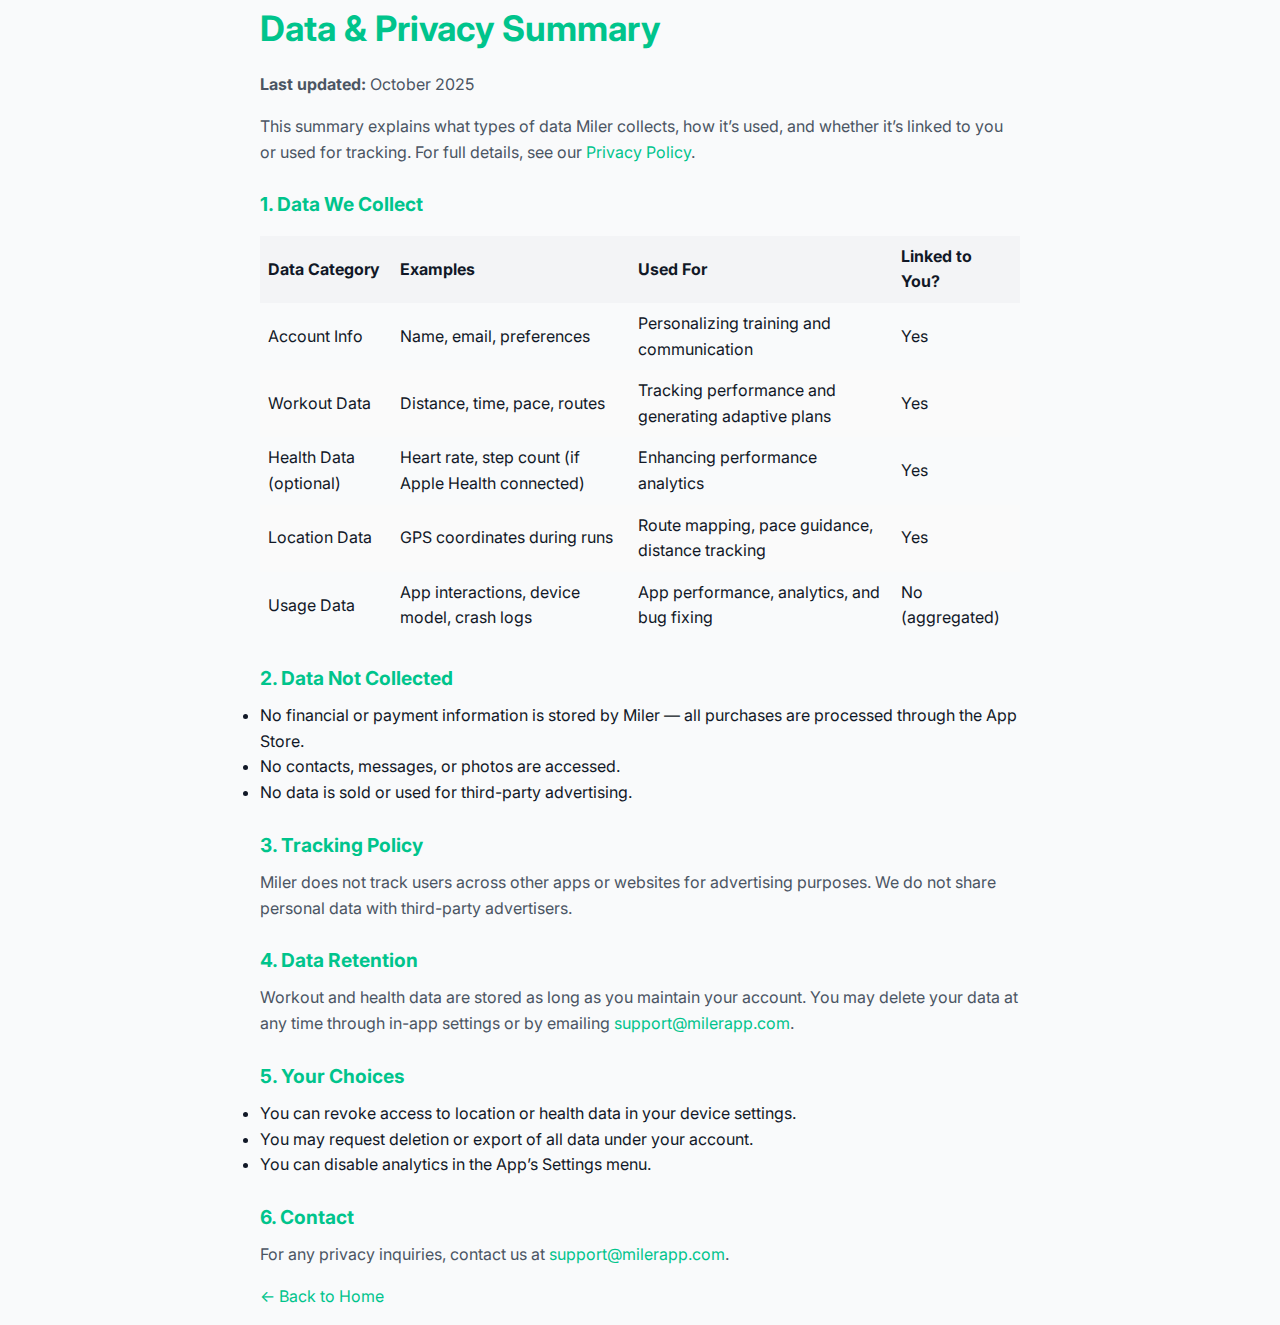
<file: data-privacy-summary.html>
<!DOCTYPE html>
<html lang="en">
<head>
  <meta charset="UTF-8" />
  <meta name="viewport" content="width=device-width, initial-scale=1.0" />
  <title>Data & Privacy Summary – Miler</title>
  <link rel="stylesheet" href="style.css" />
</head>
<body>
<main class="container">
  <h1>Data & Privacy Summary</h1>
  <p><strong>Last updated:</strong> October 2025</p>

  <p>This summary explains what types of data Miler collects, how it’s used, and whether it’s linked to you or used for tracking. For full details, see our <a href="privacy.html">Privacy Policy</a>.</p>

  <h2>1. Data We Collect</h2>

  <table style="width:100%; border-collapse:collapse; margin-top:1rem;">
    <thead>
      <tr style="background:#f3f4f6; text-align:left;">
        <th style="padding:8px;">Data Category</th>
        <th style="padding:8px;">Examples</th>
        <th style="padding:8px;">Used For</th>
        <th style="padding:8px;">Linked to You?</th>
      </tr>
    </thead>
    <tbody>
      <tr>
        <td style="padding:8px;">Account Info</td>
        <td style="padding:8px;">Name, email, preferences</td>
        <td style="padding:8px;">Personalizing training and communication</td>
        <td style="padding:8px;">Yes</td>
      </tr>
      <tr style="background:#fafafa;">
        <td style="padding:8px;">Workout Data</td>
        <td style="padding:8px;">Distance, time, pace, routes</td>
        <td style="padding:8px;">Tracking performance and generating adaptive plans</td>
        <td style="padding:8px;">Yes</td>
      </tr>
      <tr>
        <td style="padding:8px;">Health Data (optional)</td>
        <td style="padding:8px;">Heart rate, step count (if Apple Health connected)</td>
        <td style="padding:8px;">Enhancing performance analytics</td>
        <td style="padding:8px;">Yes</td>
      </tr>
      <tr style="background:#fafafa;">
        <td style="padding:8px;">Location Data</td>
        <td style="padding:8px;">GPS coordinates during runs</td>
        <td style="padding:8px;">Route mapping, pace guidance, distance tracking</td>
        <td style="padding:8px;">Yes</td>
      </tr>
      <tr>
        <td style="padding:8px;">Usage Data</td>
        <td style="padding:8px;">App interactions, device model, crash logs</td>
        <td style="padding:8px;">App performance, analytics, and bug fixing</td>
        <td style="padding:8px;">No (aggregated)</td>
      </tr>
    </tbody>
  </table>

  <h2>2. Data Not Collected</h2>
  <ul>
    <li>No financial or payment information is stored by Miler — all purchases are processed through the App Store.</li>
    <li>No contacts, messages, or photos are accessed.</li>
    <li>No data is sold or used for third-party advertising.</li>
  </ul>

  <h2>3. Tracking Policy</h2>
  <p>Miler does not track users across other apps or websites for advertising purposes. We do not share personal data with third-party advertisers.</p>

  <h2>4. Data Retention</h2>
  <p>Workout and health data are stored as long as you maintain your account. You may delete your data at any time through in-app settings or by emailing <a href="mailto:support@milerapp.com">support@milerapp.com</a>.</p>

  <h2>5. Your Choices</h2>
  <ul>
    <li>You can revoke access to location or health data in your device settings.</li>
    <li>You may request deletion or export of all data under your account.</li>
    <li>You can disable analytics in the App’s Settings menu.</li>
  </ul>

  <h2>6. Contact</h2>
  <p>For any privacy inquiries, contact us at <a href="mailto:support@milerapp.com">support@milerapp.com</a>.</p>

  <p><a href="index.html">← Back to Home</a></p>
</main>
</body>
</html>
</file>
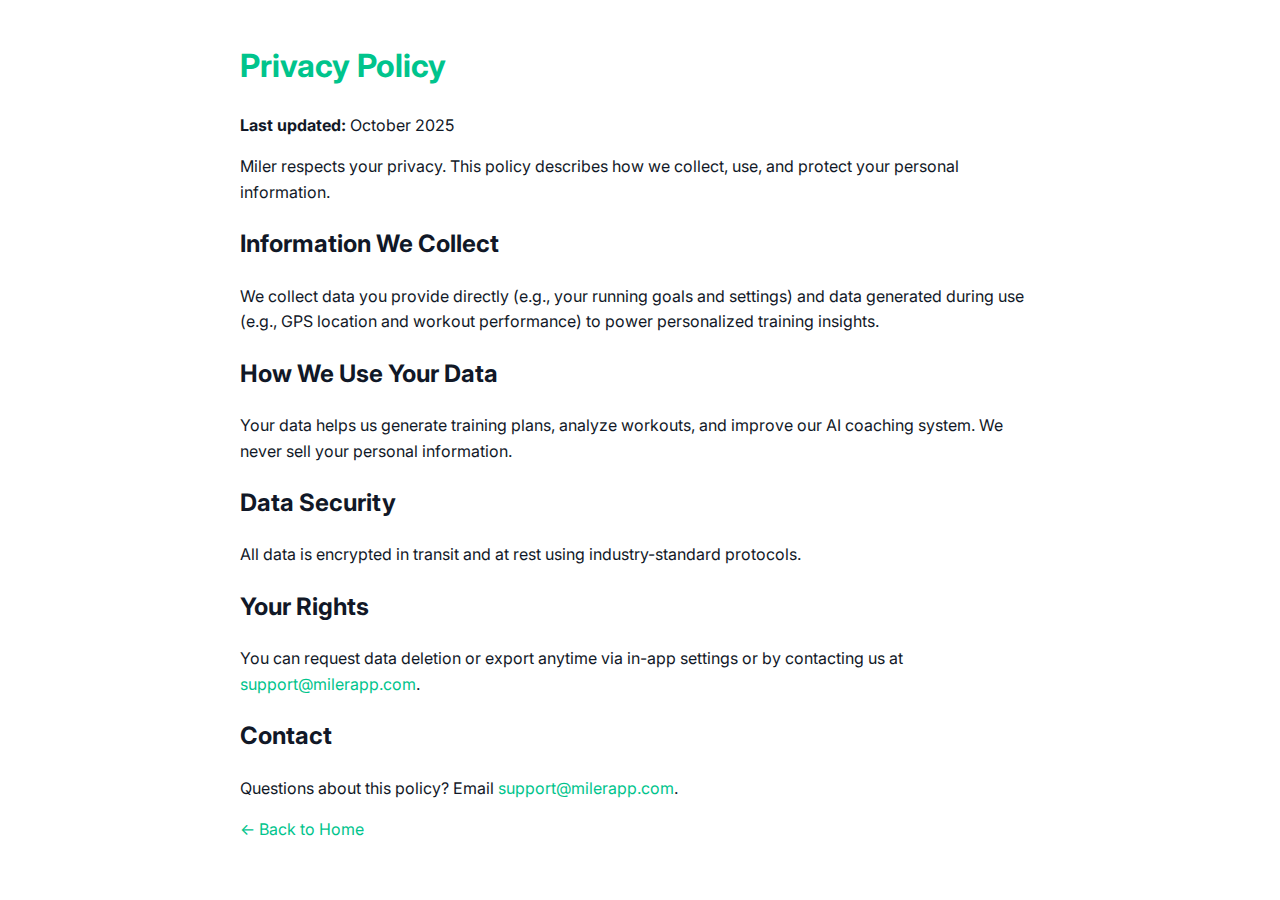
<file: privacy.html>
<!DOCTYPE html>
<html lang="en">
<head>
  <meta charset="UTF-8" />
  <meta name="viewport" content="width=device-width, initial-scale=1.0" />
  <title>Privacy Policy – Miler</title>
  <link href="https://fonts.googleapis.com/css2?family=Inter:wght@400;600&display=swap" rel="stylesheet">
  <style>
    body { font-family: 'Inter', sans-serif; margin: 40px auto; max-width: 800px; line-height: 1.6; color: #111827; padding: 0 20px; }
    h1 { color: #00C48C; }
    a { color: #00C48C; text-decoration: none; }
    a:hover { text-decoration: underline; }
  </style>
</head>
<body>
  <h1>Privacy Policy</h1>
  <p><strong>Last updated:</strong> October 2025</p>

  <p>Miler respects your privacy. This policy describes how we collect, use, and protect your personal information.</p>

  <h2>Information We Collect</h2>
  <p>We collect data you provide directly (e.g., your running goals and settings) and data generated during use (e.g., GPS location and workout performance) to power personalized training insights.</p>

  <h2>How We Use Your Data</h2>
  <p>Your data helps us generate training plans, analyze workouts, and improve our AI coaching system. We never sell your personal information.</p>

  <h2>Data Security</h2>
  <p>All data is encrypted in transit and at rest using industry-standard protocols.</p>

  <h2>Your Rights</h2>
  <p>You can request data deletion or export anytime via in-app settings or by contacting us at <a href="mailto:support@milerapp.com">support@milerapp.com</a>.</p>

  <h2>Contact</h2>
  <p>Questions about this policy? Email <a href="mailto:support@milerapp.com">support@milerapp.com</a>.</p>

  <p><a href="index.html">← Back to Home</a></p>
</body>
</html>
</file>
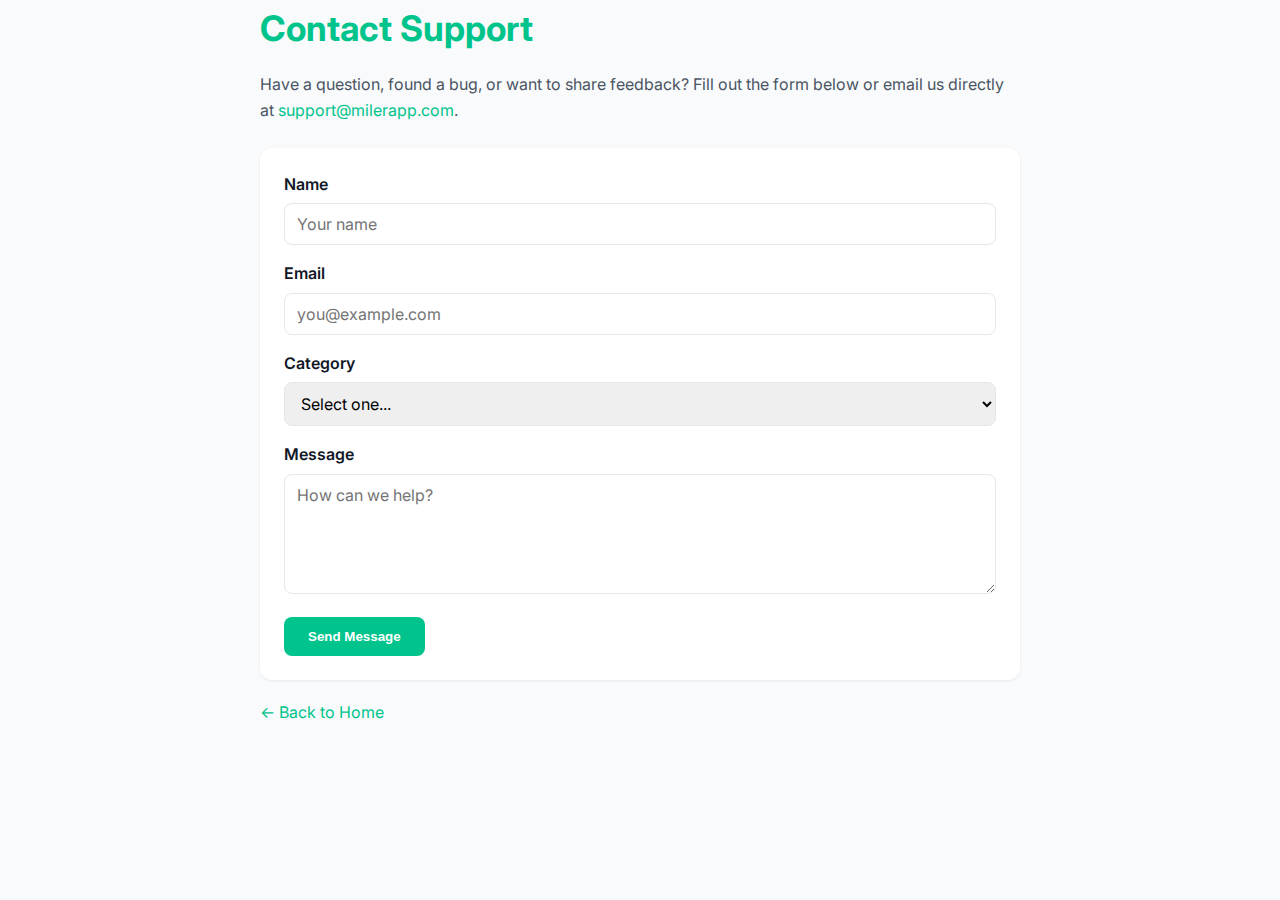
<file: support.html>
<!DOCTYPE html>
<html lang="en">
<head>
  <meta charset="UTF-8" />
  <meta name="viewport" content="width=device-width, initial-scale=1.0" />
  <title>Support – Miler</title>
  <link rel="stylesheet" href="style.css" />
  <style>
    form {
      background: #fff;
      padding: 24px;
      border-radius: 12px;
      box-shadow: 0 1px 3px rgba(0,0,0,0.08);
      margin-top: 24px;
    }
    label {
      display: block;
      font-weight: 600;
      margin-bottom: 6px;
    }
    input, textarea, select {
      width: 100%;
      padding: 10px 12px;
      border: 1px solid #e5e7eb;
      border-radius: 8px;
      margin-bottom: 16px;
      font-family: inherit;
      font-size: 1rem;
    }
    textarea {
      min-height: 120px;
      resize: vertical;
    }
    button {
      background: var(--accent);
      color: #fff;
      padding: 12px 24px;
      border: none;
      border-radius: 8px;
      font-weight: 600;
      cursor: pointer;
      transition: background 0.2s;
    }
    button:hover {
      background: #00a576;
    }
    .success-message {
      background: #ecfdf5;
      border: 1px solid #a7f3d0;
      color: #065f46;
      padding: 12px;
      border-radius: 8px;
      margin-top: 16px;
      display: none;
    }
  </style>
</head>
<body>
  <main class="container">
    <h1>Contact Support</h1>
    <p>Have a question, found a bug, or want to share feedback?  
    Fill out the form below or email us directly at  
    <a href="mailto:support@milerapp.com">support@milerapp.com</a>.</p>

    <form id="supportForm" action="https://formspree.io/f/mvgvrqgw" method="POST">
      <label for="name">Name</label>
      <input type="text" name="name" id="name" placeholder="Your name" required>

      <label for="email">Email</label>
      <input type="email" name="_replyto" id="email" placeholder="you@example.com" required>

      <label for="category">Category</label>
      <select name="category" id="category" required>
        <option value="">Select one...</option>
        <option>General Question</option>
        <option>Bug Report</option>
        <option>Feature Request</option>
        <option>Account / Data</option>
      </select>

      <label for="message">Message</label>
      <textarea name="message" id="message" placeholder="How can we help?" required></textarea>

      <button type="submit">Send Message</button>
      <div class="success-message" id="successMessage">✅ Thank you! Your message has been sent.</div>
    </form>

    <p style="margin-top:20px;">
      <a href="index.html">← Back to Home</a>
    </p>
  </main>

  <script>
    // Optional JS for success message without redirect
    const form = document.getElementById('supportForm');
    const msg = document.getElementById('successMessage');
    form.addEventListener('submit', async (e) => {
      e.preventDefault();
      const data = new FormData(form);
      const res = await fetch(form.action, {
        method: 'POST',
        body: data,
        headers: { 'Accept': 'application/json' }
      });
      if (res.ok) {
        form.reset();
        msg.style.display = 'block';
      } else {
        alert('There was a problem sending your message. Please try again.');
      }
    });
  </script>
</body>
</html>
</file>
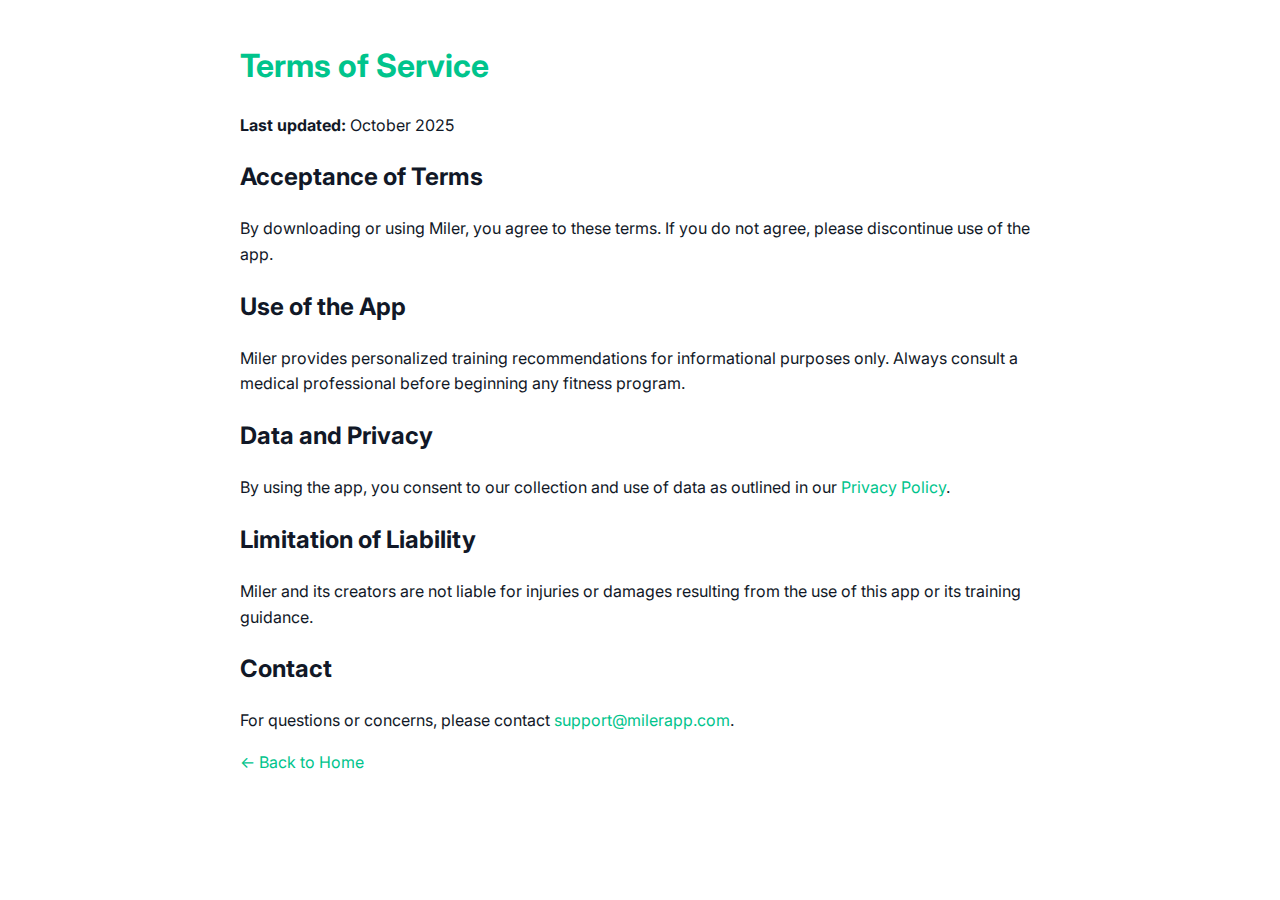
<file: terms.html>
<!DOCTYPE html>
<html lang="en">
<head>
  <meta charset="UTF-8" />
  <meta name="viewport" content="width=device-width, initial-scale=1.0" />
  <title>Terms of Service – Miler</title>
  <link href="https://fonts.googleapis.com/css2?family=Inter:wght@400;600&display=swap" rel="stylesheet">
  <style>
    body { font-family: 'Inter', sans-serif; margin: 40px auto; max-width: 800px; line-height: 1.6; color: #111827; padding: 0 20px; }
    h1 { color: #00C48C; }
    a { color: #00C48C; text-decoration: none; }
    a:hover { text-decoration: underline; }
  </style>
</head>
<body>
  <h1>Terms of Service</h1>
  <p><strong>Last updated:</strong> October 2025</p>

  <h2>Acceptance of Terms</h2>
  <p>By downloading or using Miler, you agree to these terms. If you do not agree, please discontinue use of the app.</p>

  <h2>Use of the App</h2>
  <p>Miler provides personalized training recommendations for informational purposes only. Always consult a medical professional before beginning any fitness program.</p>

  <h2>Data and Privacy</h2>
  <p>By using the app, you consent to our collection and use of data as outlined in our <a href="privacy.html">Privacy Policy</a>.</p>

  <h2>Limitation of Liability</h2>
  <p>Miler and its creators are not liable for injuries or damages resulting from the use of this app or its training guidance.</p>

  <h2>Contact</h2>
  <p>For questions or concerns, please contact <a href="mailto:support@milerapp.com">support@milerapp.com</a>.</p>

  <p><a href="index.html">← Back to Home</a></p>
</body>
</html>
</file>
<file: style.css>
/* ---------------------------
   Miler Static Site Styles
   --------------------------- */

@import url('https://fonts.googleapis.com/css2?family=Inter:wght@400;600;700&display=swap');

:root {
  --accent: #00C48C;
  --text-dark: #111827;
  --text-muted: #4B5563;
  --bg-light: #F9FAFB;
  --bg-white: #FFFFFF;
}

/* Reset + Base Styles */
* {
  margin: 0;
  padding: 0;
  box-sizing: border-box;
}

body {
  font-family: 'Inter', sans-serif;
  background-color: var(--bg-light);
  color: var(--text-dark);
  line-height: 1.6;
  padding: 0;
}

/* Typography */
h1, h2, h3 {
  font-weight: 700;
  margin-bottom: 0.5em;
}

h1 {
  font-size: 2.2rem;
}

h2 {
  font-size: 1.4rem;
  color: var(--accent);
}

p {
  color: var(--text-muted);
  margin-bottom: 1em;
  font-size: 1rem;
}

/* Layout Helpers */
.container {
  max-width: 800px;
  margin: 0 auto;
  padding: 0 20px;
}

/* Header / Hero Section */
header {
  text-align: center;
  padding: 60px 20px 20px;
  background: var(--bg-white);
  border-bottom: 1px solid #e5e7eb;
}

header img {
  border-radius: 20px;
  margin-bottom: 20px;
  width: 100px;
  height: 100px;
}

header h1 {
  font-size: 2.4rem;
  margin-bottom: 8px;
}

header h2 {
  font-weight: 600;
  margin-top: 0;
}

/* Button */
.button {
  display: inline-block;
  margin-top: 24px;
  padding: 14px 28px;
  background-color: var(--accent);
  color: #fff;
  border-radius: 8px;
  text-decoration: none;
  font-weight: 600;
  transition: background 0.2s ease;
}

.button:hover {
  background-color: #00a576;
}

/* Legal / Content Pages */
main {
  padding: 40px 0;
}

main h1 {
  color: var(--accent);
  margin-bottom: 1rem;
}

main h2 {
  margin-top: 1.5rem;
  color: var(--accent);
  font-size: 1.2rem;
}

main p {
  margin-bottom: 1rem;
}

a {
  color: var(--accent);
  text-decoration: none;
}

a:hover {
  text-decoration: underline;
}

/* Footer */
footer {
  text-align: center;
  font-size: 0.9rem;
  color: #6B7280;
  margin-top: 60px;
  padding: 40px 20px;
  border-top: 1px solid #e5e7eb;
}

footer a {
  color: #6B7280;
  margin: 0 8px;
}

footer a:hover {
  color: var(--accent);
}

/* Responsive Adjustments */
@media (max-width: 600px) {
  header {
    padding-top: 40px;
  }

  header h1 {
    font-size: 1.8rem;
  }

  header h2 {
    font-size: 1rem;
  }

  .button {
    padding: 12px 22px;
  }

  main {
    padding: 20px 0;
  }
}
</file>
